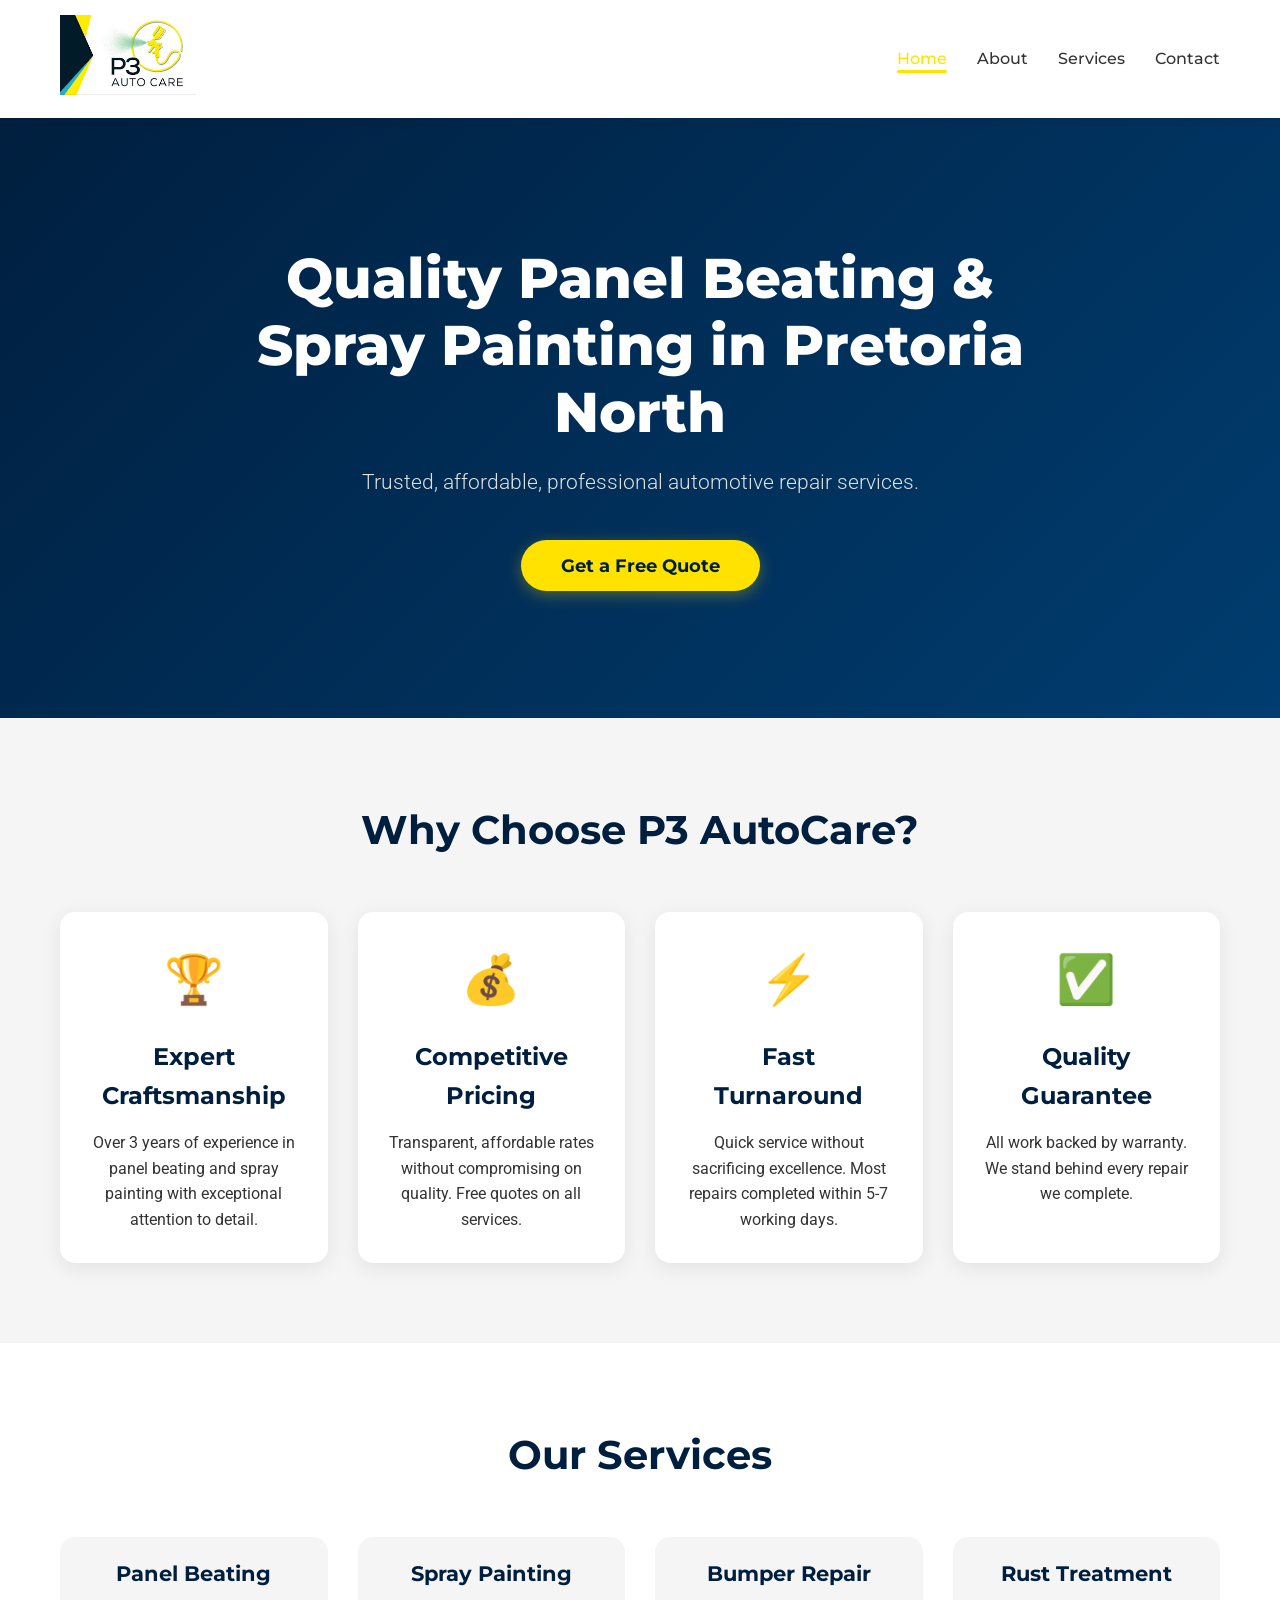
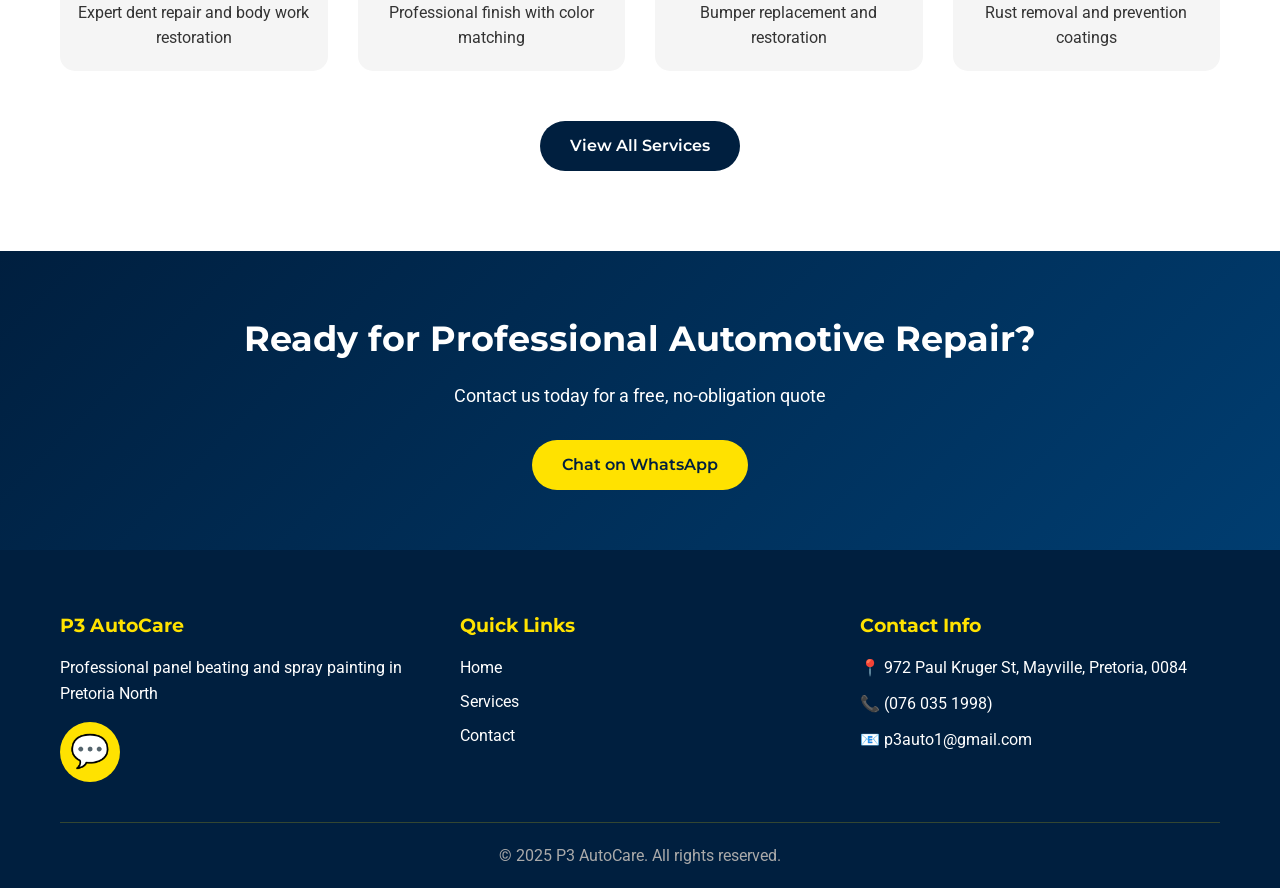
<file: index.html>
<!DOCTYPE html>
<html lang="en">
<head>
    <meta charset="UTF-8">
    <meta name="viewport" content="width=device-width, initial-scale=1.0">
    <meta name="google-site-verification" content="e2b9744bc87d0ad7">
    <meta name="description" content="P3 AutoCare - Quality panel beating and spray painting services in Pretoria North. Professional automotive repair you can trust.">
    <meta name="keywords" content="panel beating, spray painting, auto repair, Pretoria North, dent removal, car repair">
    <meta property="og:title" content="P3 AutoCare - Panel Beating & Spray Painting">
    <meta property="og:description" content="Professional automotive repair services in Pretoria North">
    <meta property="og:image" content="assets/images/P3Logo.jpg">
    <meta property="og:url" content="https://p3autocare.co.za">
    <title>P3 AutoCare - Quality Panel Beating & Spray Painting in Pretoria North</title>
    <link rel="icon" type="image/x-icon" href="assets/favicon.ico">
    <link href="https://fonts.googleapis.com/css2?family=Montserrat:wght@600;700;800&family=Roboto:wght@400;500;700&display=swap" rel="stylesheet">
    <link rel="stylesheet" href="css/style.css">
</head>
<body>
    <!-- Header Navigation -->
    <header class="header">
        <div class="container">
            <div class="header-content">
                <div class="logo">
                    <img src="assets/images/P3Logo.jpg" alt="P3 AutoCare Logo">
                </div>
                <nav class="nav" id="nav">
                    <ul class="nav-list">
                        <li><a href="index.html" class="active">Home</a></li>
                        <li><a href="about.html">About</a></li>
                        <li><a href="services.html">Services</a></li>
                        <li><a href="contact.html">Contact</a></li>
                    </ul>
                </nav>
                <button class="mobile-menu-toggle" id="mobileMenuToggle">
                    <span></span>
                    <span></span>
                    <span></span>
                </button>
            </div>
        </div>
    </header>

    <!-- Hero Section -->
    <section class="hero">
        <div class="hero-content">
            <h1 class="hero-title">Quality Panel Beating & Spray Painting in Pretoria North</h1>
            <p class="hero-subtitle">Trusted, affordable, professional automotive repair services.</p>
            <button class="cta-button" onclick="window.location.href='contact.html'">Get a Free Quote</button>
        </div>
    </section>

    <!-- Why Choose Us Section -->
    <section class="why-choose-us">
        <div class="container">
            <h2 class="section-title">Why Choose P3 AutoCare?</h2>
            <div class="cards-grid">
                <div class="card fade-in">
                    <div class="card-icon">🏆</div>
                    <h3>Expert Craftsmanship</h3>
                    <p>Over 3 years of experience in panel beating and spray painting with exceptional attention to detail.</p>
                </div>
                <div class="card fade-in">
                    <div class="card-icon">💰</div>
                    <h3>Competitive Pricing</h3>
                    <p>Transparent, affordable rates without compromising on quality. Free quotes on all services.</p>
                </div>
                <div class="card fade-in">
                    <div class="card-icon">⚡</div>
                    <h3>Fast Turnaround</h3>
                    <p>Quick service without sacrificing excellence. Most repairs completed within 5-7 working days.</p>
                </div>
                <div class="card fade-in">
                    <div class="card-icon">✅</div>
                    <h3>Quality Guarantee</h3>
                    <p>All work backed by warranty. We stand behind every repair we complete.</p>
                </div>
            </div>
        </div>
    </section>

    <!-- Featured Services Section -->
    <section class="featured-services">
        <div class="container">
            <h2 class="section-title">Our Services</h2>
            <div class="services-preview">
                <div class="service-item fade-in">
                    <h3>Panel Beating</h3>
                    <p>Expert dent repair and body work restoration</p>
                </div>
                <div class="service-item fade-in">
                    <h3>Spray Painting</h3>
                    <p>Professional finish with color matching</p>
                </div>
                <div class="service-item fade-in">
                    <h3>Bumper Repair</h3>
                    <p>Bumper replacement and restoration</p>
                </div>
                <div class="service-item fade-in">
                    <h3>Rust Treatment</h3>
                    <p>Rust removal and prevention coatings</p>
                </div>
            </div>
            <div class="see-all-services">
                <a href="services.html" class="btn btn-secondary">View All Services</a>
            </div>
        </div>
    </section>

    <!-- CTA Section -->
    <section class="cta-section">
        <div class="container">
            <h2>Ready for Professional Automotive Repair?</h2>
            <p>Contact us today for a free, no-obligation quote</p>
            <a href="https://wa.me/27760351998?text=Hi%20P3%20AutoCare%2C%20I%20would%20like%20to%20get%20a%20quote%20for%20repairs" target="_blank" class="btn btn-primary">Chat on WhatsApp</a>
        </div>
    </section>

    <!-- Footer -->
    <footer class="footer">
        <div class="container">
            <div class="footer-content">
                <div class="footer-section">
                    <h4>P3 AutoCare</h4>
                    <p>Professional panel beating and spray painting in Pretoria North</p>
                    <div class="social-links">
                        <a href="https://wa.me/27760351998" target="_blank" aria-label="WhatsApp" class="whatsapp-btn">💬</a>
                    </div>
                </div>
                <div class="footer-section">
                    <h4>Quick Links</h4>
                    <ul>
                        <li><a href="index.html">Home</a></li>
                        <li><a href="services.html">Services</a></li>
                        <li><a href="contact.html">Contact</a></li>
                    </ul>
                </div>
                <div class="footer-section">
                    <h4>Contact Info</h4>
                    <p>📍 972 Paul Kruger St, Mayville, Pretoria, 0084</p>
                    <p>📞 (076 035 1998)</p>
                    <p>📧 p3auto1@gmail.com</p>
                </div>
            </div>
            <div class="footer-bottom">
                <p>&copy; 2025 P3 AutoCare. All rights reserved.</p>
            </div>
        </div>
    </footer>

    <script src="js/script.js"></script>
</body>
</html>
</file>
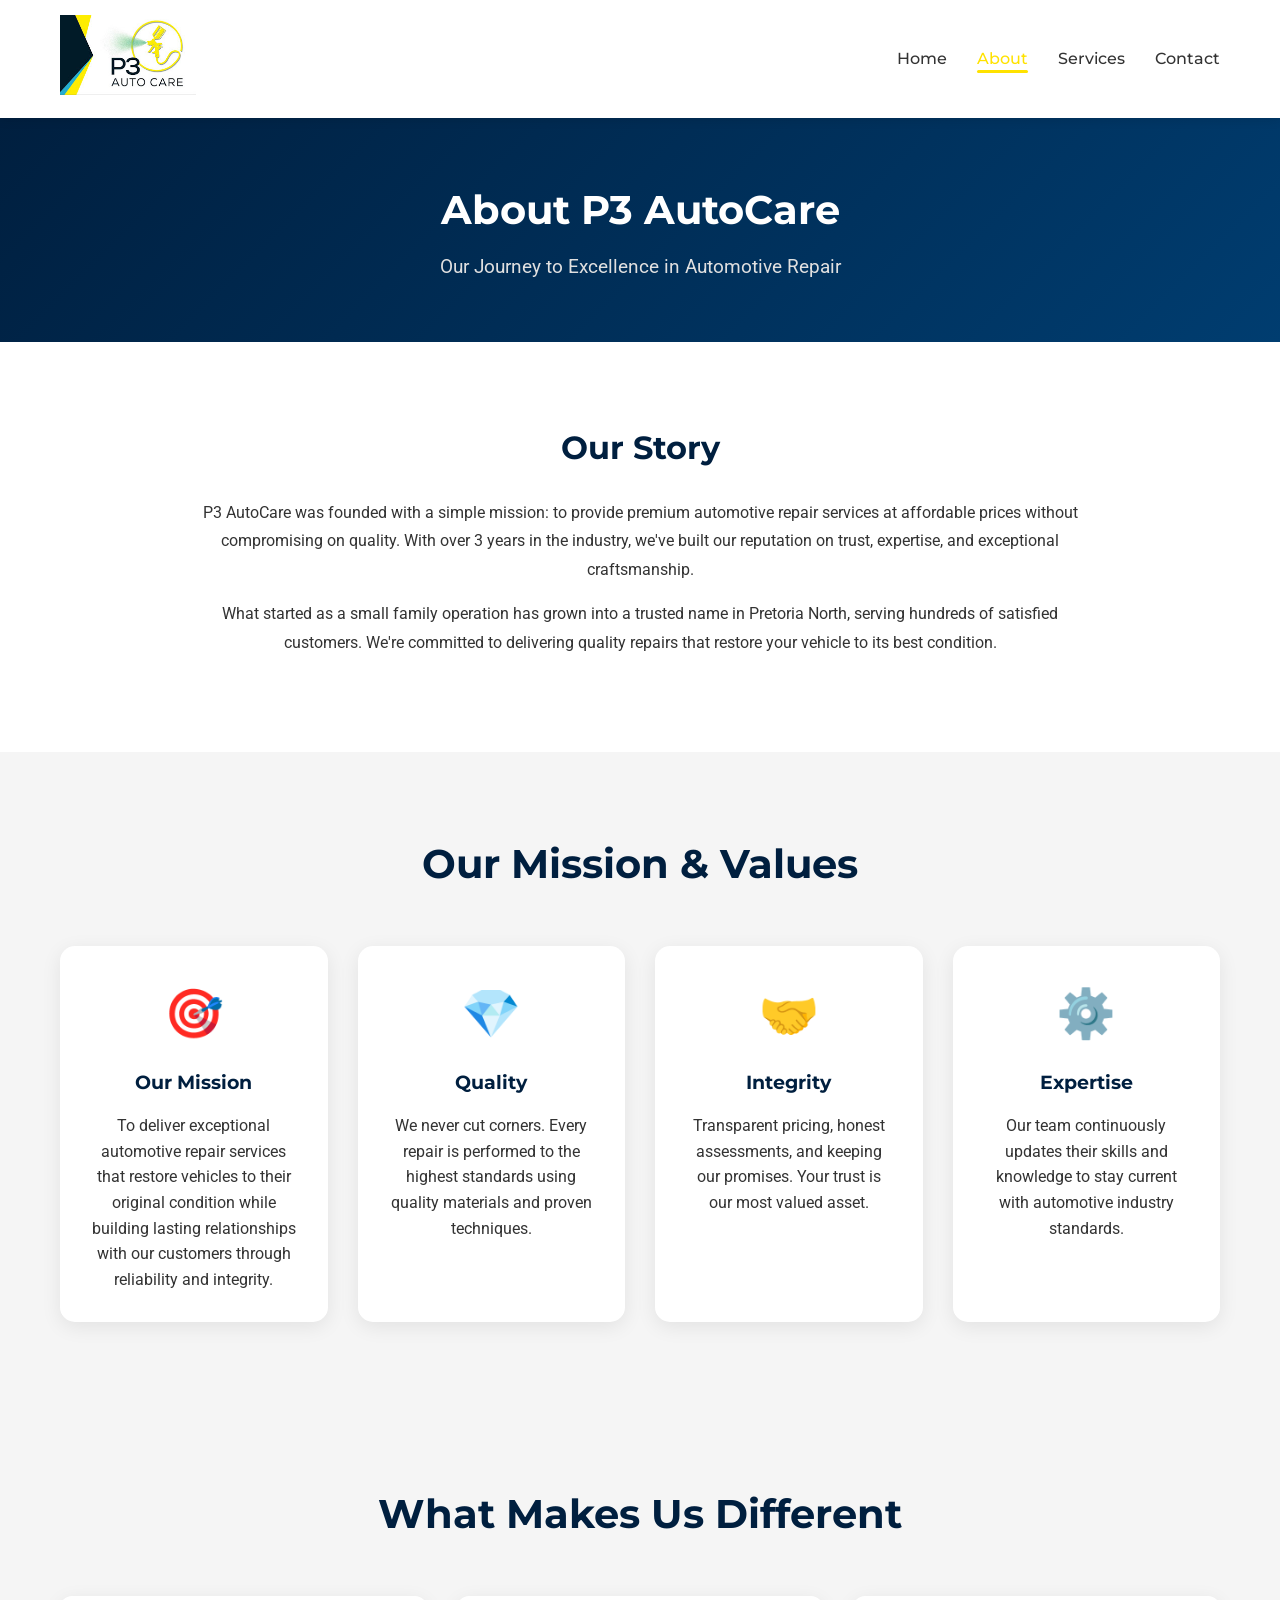
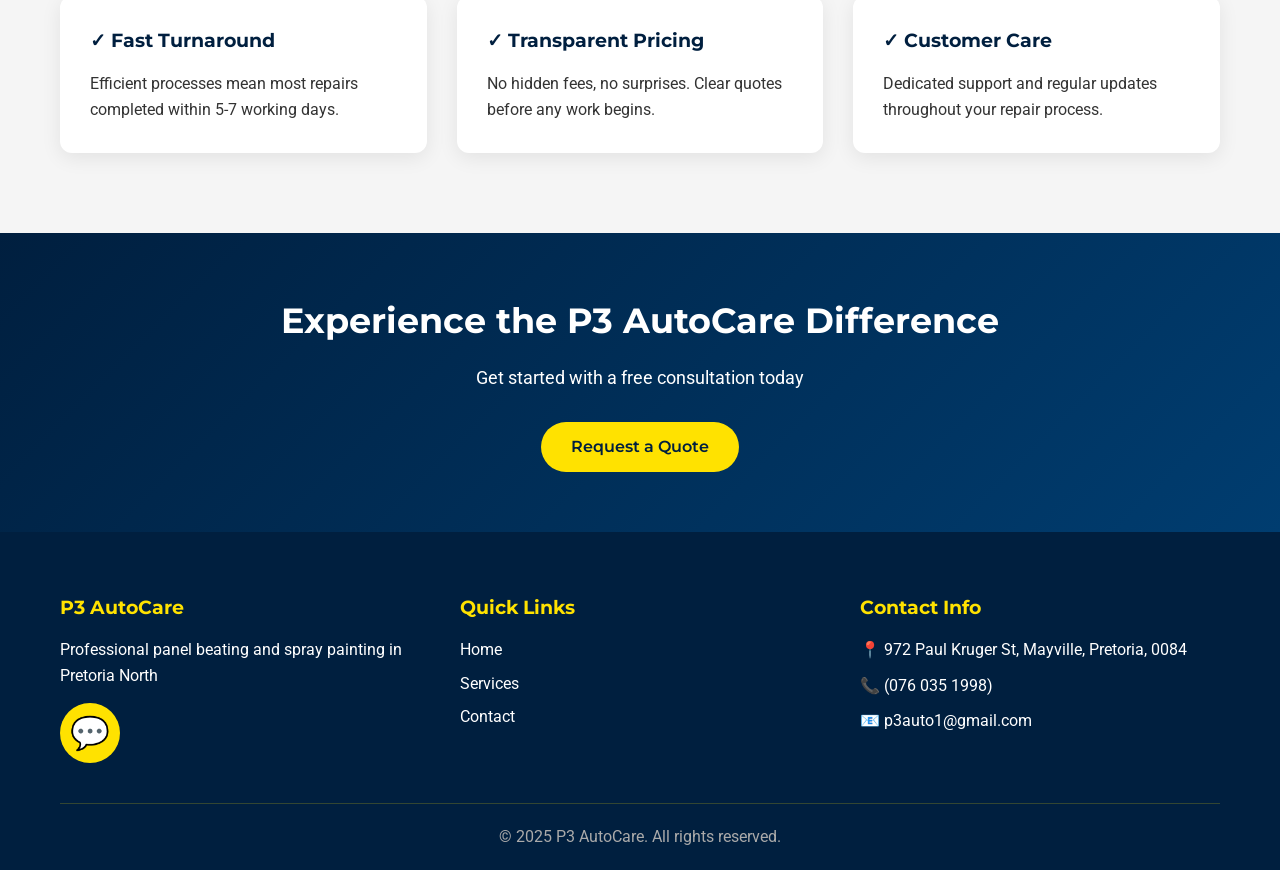
<file: about.html>
<!DOCTYPE html>
<html lang="en">
<head>
    <meta charset="UTF-8">
    <meta name="viewport" content="width=device-width, initial-scale=1.0">
    <meta name="description" content="Learn about P3 AutoCare - our story, mission, values, and what makes us the trusted choice for automotive repair in Pretoria North.">
    <meta name="keywords" content="about P3 AutoCare, automotive repair history, team, mission">
    <meta property="og:title" content="About P3 AutoCare">
    <meta property="og:description" content="Discover our story and what makes us different">
    <meta property="og:image" content="https://via.placeholder.com/1200x630?text=About+P3">
    <title>About Us - P3 AutoCare</title>
    <link rel="icon" type="image/x-icon" href="assets/favicon.ico">
    <link href="https://fonts.googleapis.com/css2?family=Montserrat:wght@600;700;800&family=Roboto:wght@400;500;700&display=swap" rel="stylesheet">
    <link rel="stylesheet" href="css/style.css">
</head>
<body>
    <!-- Header Navigation -->
    <header class="header">
        <div class="container">
            <div class="header-content">
                <div class="logo">
                    <img src="assets/images/P3Logo.jpg" alt="P3 AutoCare Logo">
                </div>
                <nav class="nav" id="nav">
                    <ul class="nav-list">
                        <li><a href="index.html">Home</a></li>
                        <li><a href="about.html" class="active">About</a></li>
                        <li><a href="services.html">Services</a></li>
                        <li><a href="contact.html">Contact</a></li>
                    </ul>
                </nav>
                <button class="mobile-menu-toggle" id="mobileMenuToggle">
                    <span></span>
                    <span></span>
                    <span></span>
                </button>
            </div>
        </div>
    </header>

    <!-- Page Header -->
    <section class="page-header" style="background: linear-gradient(135deg, #001F3F 0%, #003d70 100%);">
        <div class="container">
            <h1>About P3 AutoCare</h1>
            <p>Our Journey to Excellence in Automotive Repair</p>
        </div>
    </section>

    <!-- Our Story Section -->
    <section class="about-story">
        <div class="container">
            <div class="story-grid single">
                <div class="story-text fade-in">
                    <h2>Our Story</h2>
                    <p>P3 AutoCare was founded with a simple mission: to provide premium automotive repair services at affordable prices without compromising on quality. With over 3 years in the industry, we've built our reputation on trust, expertise, and exceptional craftsmanship.</p>
                    <p>What started as a small family operation has grown into a trusted name in Pretoria North, serving hundreds of satisfied customers. We're committed to delivering quality repairs that restore your vehicle to its best condition.</p>
                </div>
            </div>
        </div>
    </section>

    <!-- Mission & Values Section -->
    <section class="mission-values">
        <div class="container">
            <h2 class="section-title">Our Mission & Values</h2>
            <div class="values-grid">
                <div class="value-card fade-in">
                    <div class="value-icon">🎯</div>
                    <h3>Our Mission</h3>
                    <p>To deliver exceptional automotive repair services that restore vehicles to their original condition while building lasting relationships with our customers through reliability and integrity.</p>
                </div>
                <div class="value-card fade-in">
                    <div class="value-icon">💎</div>
                    <h3>Quality</h3>
                    <p>We never cut corners. Every repair is performed to the highest standards using quality materials and proven techniques.</p>
                </div>
                <div class="value-card fade-in">
                    <div class="value-icon">🤝</div>
                    <h3>Integrity</h3>
                    <p>Transparent pricing, honest assessments, and keeping our promises. Your trust is our most valued asset.</p>
                </div>
                <div class="value-card fade-in">
                    <div class="value-icon">⚙️</div>
                    <h3>Expertise</h3>
                    <p>Our team continuously updates their skills and knowledge to stay current with automotive industry standards.</p>
                </div>
            </div>
        </div>
    </section>

    

    <!-- What Makes Us Different -->
    <section class="difference">
        <div class="container">
            <h2 class="section-title">What Makes Us Different</h2>
            <div class="difference-grid">
                <div class="diff-item fade-in">
                    <h3>✓ Fast Turnaround</h3>
                    <p>Efficient processes mean most repairs completed within 5-7 working days.</p>
                </div>
                <div class="diff-item fade-in">
                    <h3>✓ Transparent Pricing</h3>
                    <p>No hidden fees, no surprises. Clear quotes before any work begins.</p>
                </div>
                <div class="diff-item fade-in">
                    <h3>✓ Customer Care</h3>
                    <p>Dedicated support and regular updates throughout your repair process.</p>
                </div>
            </div>
        </div>
    </section>

    <!-- CTA Section -->
    <section class="cta-section">
        <div class="container">
            <h2>Experience the P3 AutoCare Difference</h2>
            <p>Get started with a free consultation today</p>
            <a href="contact.html" class="btn btn-primary">Request a Quote</a>
        </div>
    </section>

    <!-- Footer -->
    <footer class="footer">
        <div class="container">
            <div class="footer-content">
                <div class="footer-section">
                    <h4>P3 AutoCare</h4>
                    <p>Professional panel beating and spray painting in Pretoria North</p>
                    <div class="social-links">
                        <a href="https://wa.me/27760351998" target="_blank" aria-label="WhatsApp" class="whatsapp-btn">💬</a>
                    </div>
                </div>
                <div class="footer-section">
                    <h4>Quick Links</h4>
                    <ul>
                        <li><a href="index.html">Home</a></li>
                        <li><a href="services.html">Services</a></li>
                        <li><a href="contact.html">Contact</a></li>
                    </ul>
                </div>
                <div class="footer-section">
                    <h4>Contact Info</h4>
                    <p>📍 972 Paul Kruger St, Mayville, Pretoria, 0084</p>
                    <p>📞 (076 035 1998)</p>
                    <p>📧 p3auto1@gmail.com</p>
                </div>
            </div>
            <div class="footer-bottom">
                <p>&copy; 2025 P3 AutoCare. All rights reserved.</p>
            </div>
        </div>
    </footer>

    <script src="js/script.js"></script>
</body>
</html>
</file>
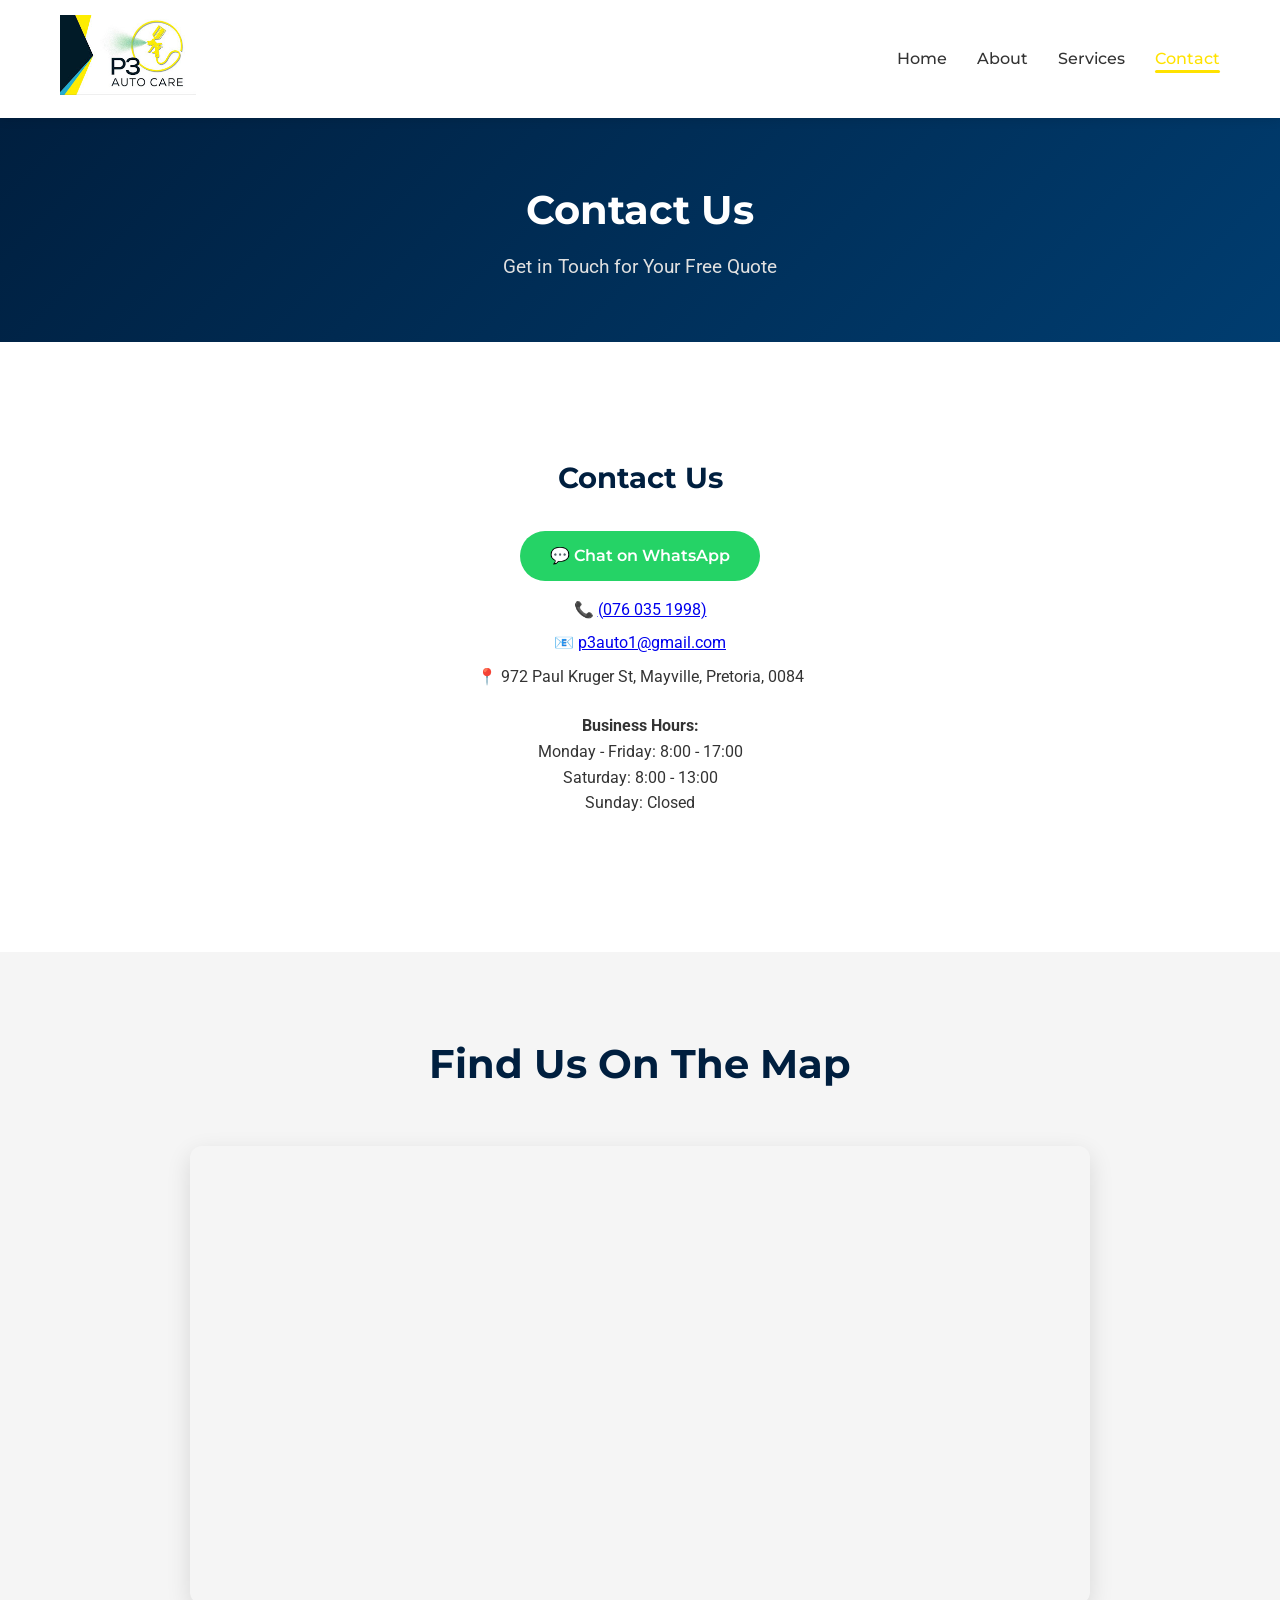
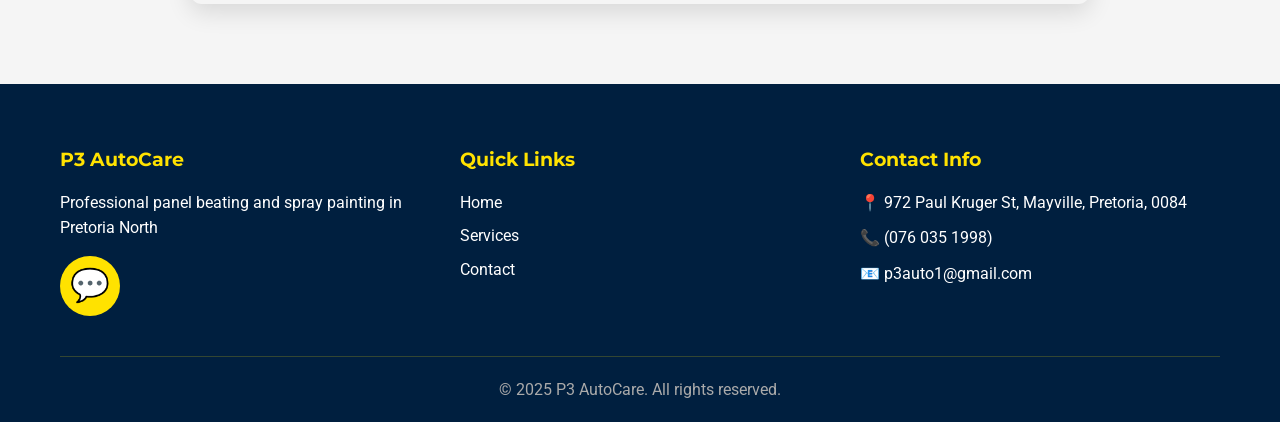
<file: contact.html>
<!DOCTYPE html>
<html lang="en">
<head>
    <meta charset="UTF-8">
    <meta name="viewport" content="width=device-width, initial-scale=1.0">
    <meta name="description" content="Contact P3 AutoCare for panel beating and spray painting services in Pretoria North. Get a free quote today.">
    <meta name="keywords" content="contact P3 AutoCare, free quote, Pretoria North, automotive repair">
    <meta property="og:title" content="Contact Us - P3 AutoCare">
    <meta property="og:description" content="Get in touch for a free quote">
    <meta property="og:image" content="https://via.placeholder.com/1200x630?text=Contact">
    <title>Contact Us - P3 AutoCare</title>
    <link rel="icon" type="image/x-icon" href="assets/favicon.ico">
    <link href="https://fonts.googleapis.com/css2?family=Montserrat:wght@600;700;800&family=Roboto:wght@400;500;700&display=swap" rel="stylesheet">
    <link rel="stylesheet" href="css/style.css">
</head>
<body>
    <!-- Header Navigation -->
    <header class="header">
        <div class="container">
            <div class="header-content">
                <div class="logo">
                    <img src="assets/images/P3Logo.jpg" alt="P3 AutoCare Logo">
                </div>
                <nav class="nav" id="nav">
                    <ul class="nav-list">
                        <li><a href="index.html">Home</a></li>
                        <li><a href="about.html">About</a></li>
                        <li><a href="services.html">Services</a></li>
                        <li><a href="contact.html" class="active">Contact</a></li>
                    </ul>
                </nav>
                <button class="mobile-menu-toggle" id="mobileMenuToggle">
                    <span></span>
                    <span></span>
                    <span></span>
                </button>
            </div>
        </div>
    </header>

    <!-- Page Header -->
    <section class="page-header" style="background: linear-gradient(135deg, #001F3F 0%, #003d70 100%);">
        <div class="container" style="text-align:center">
            <h1>Contact Us</h1>
            <p>Get in Touch for Your Free Quote</p>
        </div>
    </section>

    <!-- Contact Section -->
    <section class="contact-section">
        <div class="container" style="display:flex;align-items:center;justify-content:center;min-height:50vh;">
            <div class="contact-grid" style="display:grid; grid-template-columns:1fr; gap:50px; width:100%">
                <!-- Single centered contact block -->
                <div class="contact-info fade-in" style="text-align:center; max-width:720px; margin:0 auto;">
                    <h2>Contact Us</h2>

                    <p style="margin:1rem 0"><a href="https://wa.me/27760351998?text=Hi%20P3%20AutoCare%2C%20I%20would%20like%20to%20get%20a%20quote%20for%20repairs" target="_blank" class="btn btn-whatsapp">💬 Chat on WhatsApp</a></p>

                    <p style="margin:0.5rem 0">📞 <a href="tel:+27760351998">(076 035 1998)</a></p>

                    <p style="margin:0.5rem 0">📧 <a href="mailto:p3auto1@gmail.com">p3auto1@gmail.com</a></p>

                    <p style="margin:0.5rem 0">📍 972 Paul Kruger St, Mayville, Pretoria, 0084</p>

                    <p style="margin:1.5rem 0"><strong>Business Hours:</strong><br>
                    Monday - Friday: 8:00 - 17:00<br>
                    Saturday: 8:00 - 13:00<br>
                    Sunday: Closed</p>
                </div>
            </div>
        </div>
    </section>

    <!-- Map Section -->
    <section class="map-section">
        <div class="container">
            <h2 class="section-title">Find Us On The Map</h2>
            <div class="map-container">
                <iframe src="https://www.google.com/maps?q=972+Paul+Kruger+St,+Mayville,+Pretoria,+0084&output=embed" width="100%" height="450" style="border:0;" allowfullscreen="" loading="lazy" referrerpolicy="no-referrer-when-downgrade" title="P3 AutoCare Location"></iframe>
            </div>
        </div>
    </section>

    <!-- Footer -->
    <footer class="footer">
        <div class="container">
            <div class="footer-content">
                <div class="footer-section">
                    <h4>P3 AutoCare</h4>
                    <p>Professional panel beating and spray painting in Pretoria North</p>
                    <div class="social-links">
                        <a href="https://wa.me/27760351998" target="_blank" aria-label="WhatsApp" class="whatsapp-btn">💬</a>
                    </div>
                </div>
                <div class="footer-section">
                    <h4>Quick Links</h4>
                    <ul>
                        <li><a href="index.html">Home</a></li>
                        <li><a href="services.html">Services</a></li>
                        <li><a href="contact.html">Contact</a></li>
                    </ul>
                </div>
                <div class="footer-section">
                    <h4>Contact Info</h4>
                    <p>📍 972 Paul Kruger St, Mayville, Pretoria, 0084</p>
                    <p>📞 (076 035 1998)</p>
                    <p>📧 p3auto1@gmail.com</p>
                </div>
            </div>
            <div class="footer-bottom">
                <p>&copy; 2025 P3 AutoCare. All rights reserved.</p>
            </div>
        </div>
    </footer>

    <script src="js/script.js"></script>
</body>
</html>
</file>
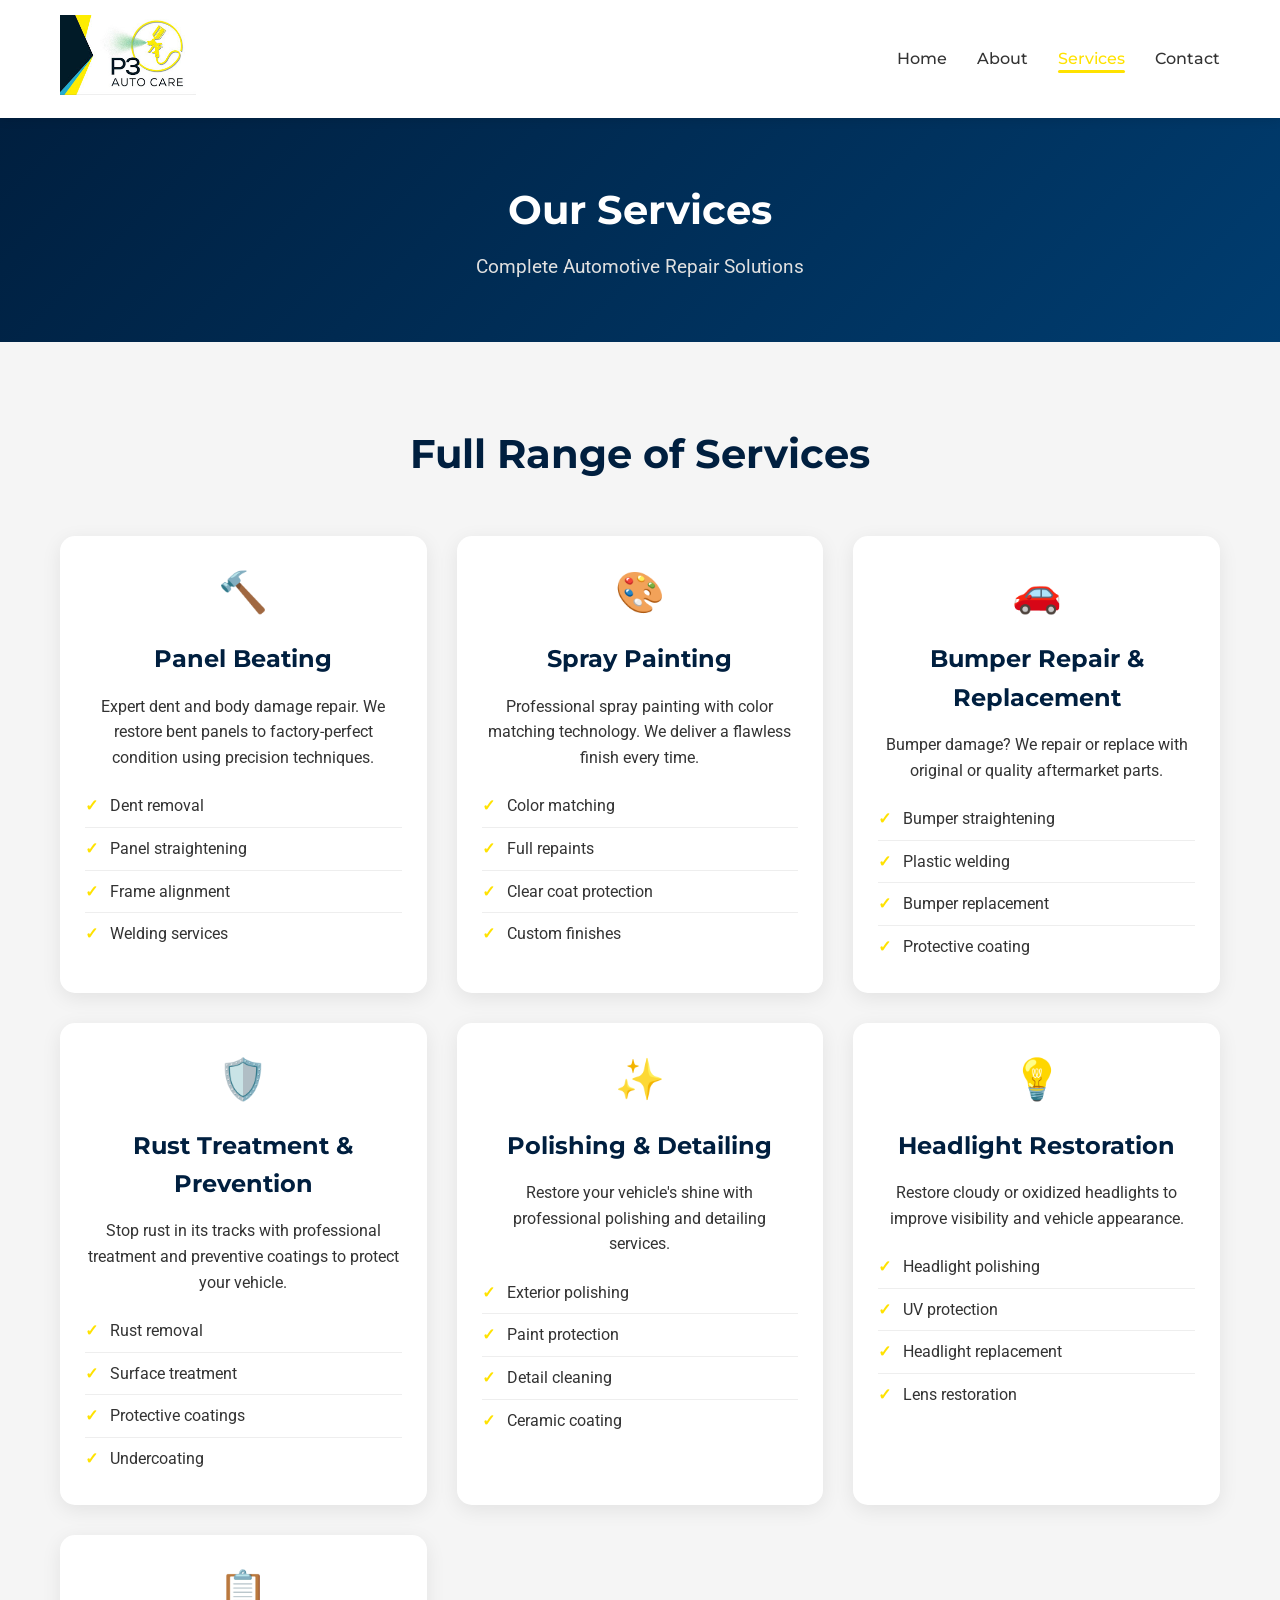
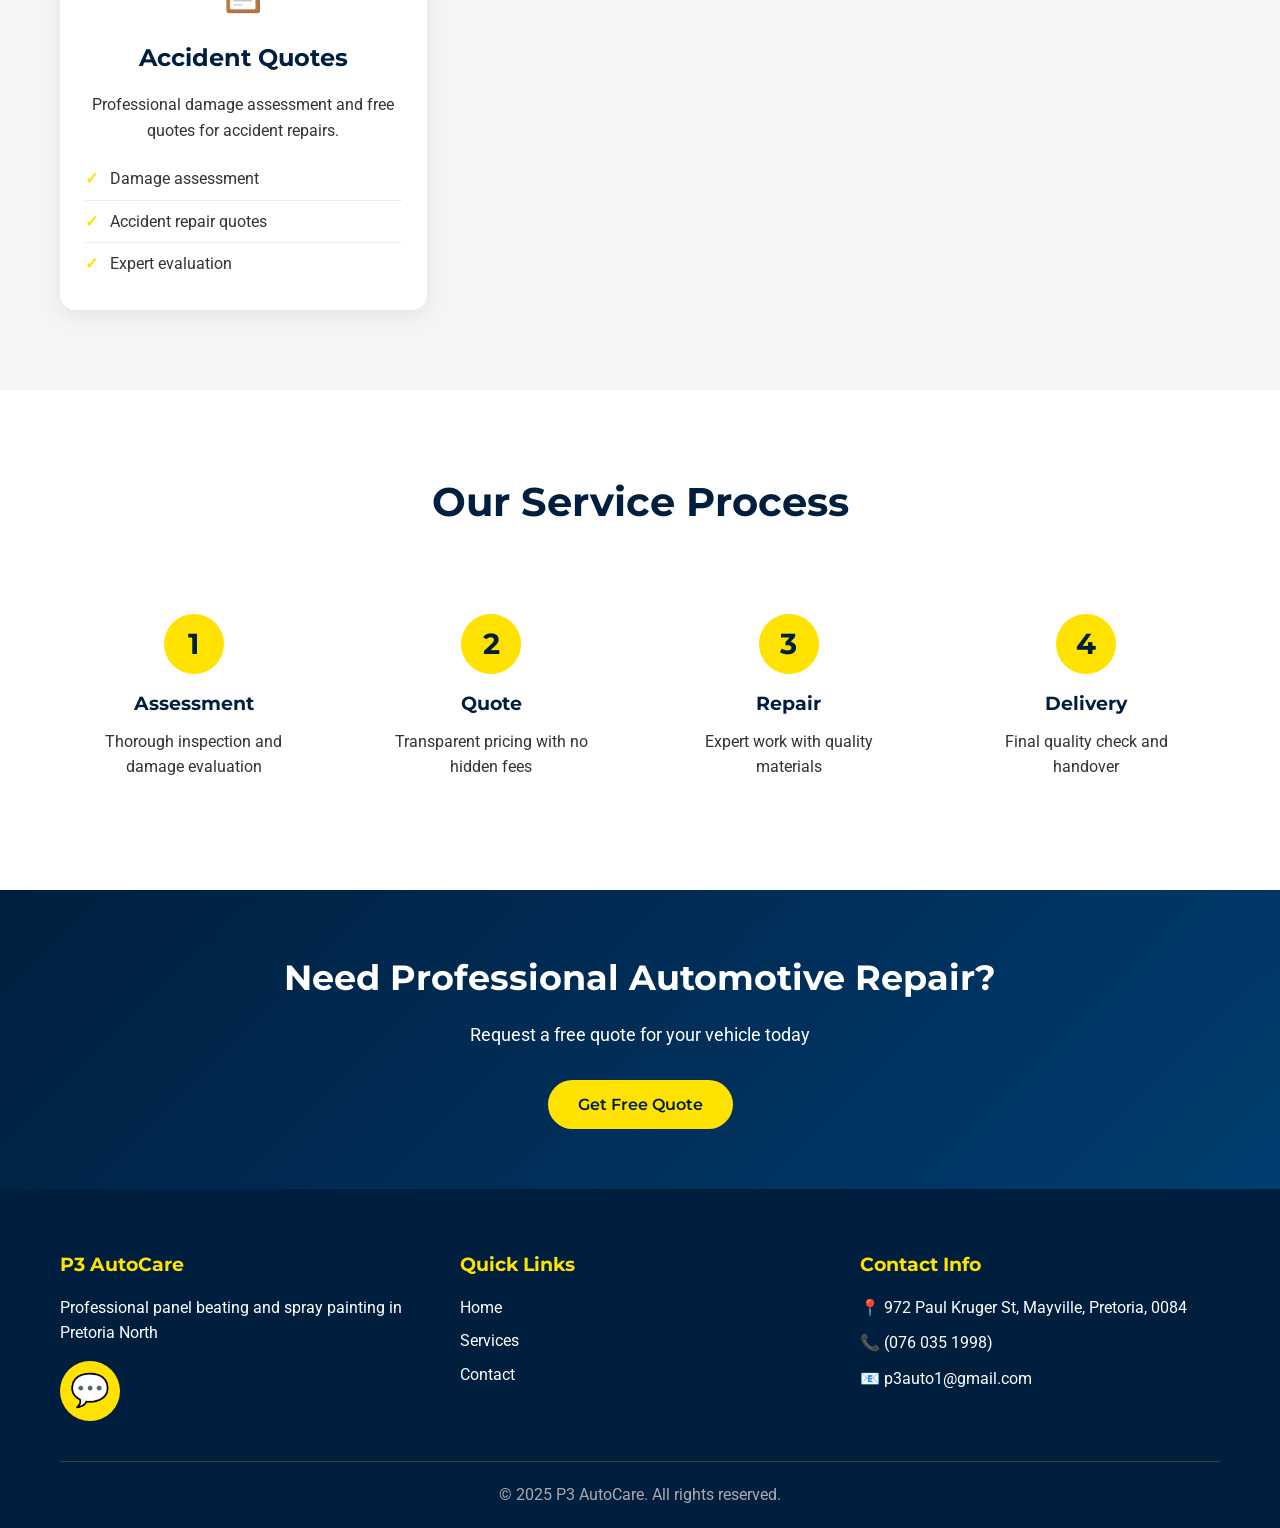
<file: services.html>
<!DOCTYPE html>
<html lang="en">
<head>
    <meta charset="UTF-8">
    <meta name="viewport" content="width=device-width, initial-scale=1.0">
    <meta name="description" content="P3 AutoCare comprehensive automotive repair services - panel beating, spray painting, dent removal, and more in Pretoria North.">
    <meta name="keywords" content="panel beating, spray painting, bumper repair, dent removal, rust treatment, auto repair services">
    <meta property="og:title" content="Our Services - P3 AutoCare">
    <meta property="og:description" content="Full range of professional automotive repair services">
    <meta property="og:image" content="https://via.placeholder.com/1200x630?text=Services">
    <title>Services - P3 AutoCare</title>
    <link rel="icon" type="image/x-icon" href="assets/favicon.ico">
    <link href="https://fonts.googleapis.com/css2?family=Montserrat:wght@600;700;800&family=Roboto:wght@400;500;700&display=swap" rel="stylesheet">
    <link rel="stylesheet" href="css/style.css">
</head>
<body>
    <!-- Header Navigation -->
    <header class="header">
        <div class="container">
            <div class="header-content">
                <div class="logo">
                    <img src="assets/images/P3Logo.jpg" alt="P3 AutoCare Logo">
                </div>
                <nav class="nav" id="nav">
                    <ul class="nav-list">
                        <li><a href="index.html">Home</a></li>
                        <li><a href="about.html">About</a></li>
                        <li><a href="services.html" class="active">Services</a></li>
                        <li><a href="contact.html">Contact</a></li>
                    </ul>
                </nav>
                <button class="mobile-menu-toggle" id="mobileMenuToggle">
                    <span></span>
                    <span></span>
                    <span></span>
                </button>
            </div>
        </div>
    </header>

    <!-- Page Header -->
    <section class="page-header" style="background: linear-gradient(135deg, #001F3F 0%, #003d70 100%);">
        <div class="container">
            <h1>Our Services</h1>
            <p>Complete Automotive Repair Solutions</p>
        </div>
    </section>

    <!-- Services Grid -->
    <section class="services-section">
        <div class="container">
            <h2 class="section-title">Full Range of Services</h2>
            <div class="services-grid">
                <!-- Panel Beating -->
                <div class="service-card fade-in">
                    <div class="service-body">
                        <div class="service-icon">🔨</div>
                        <h3>Panel Beating</h3>
                        <p>Expert dent and body damage repair. We restore bent panels to factory-perfect condition using precision techniques.</p>
                        <ul>
                            <li>Dent removal</li>
                            <li>Panel straightening</li>
                            <li>Frame alignment</li>
                            <li>Welding services</li>
                        </ul>
                    </div>
                </div>

                <!-- Spray Painting -->
                <div class="service-card fade-in">
                    <div class="service-body">
                        <div class="service-icon">🎨</div>
                        <h3>Spray Painting</h3>
                        <p>Professional spray painting with color matching technology. We deliver a flawless finish every time.</p>
                        <ul>
                            <li>Color matching</li>
                            <li>Full repaints</li>
                            <li>Clear coat protection</li>
                            <li>Custom finishes</li>
                        </ul>
                    </div>
                </div>

                <!-- Bumper Repair -->
                <div class="service-card fade-in">
                    <div class="service-body">
                        <div class="service-icon">🚗</div>
                        <h3>Bumper Repair & Replacement</h3>
                        <p>Bumper damage? We repair or replace with original or quality aftermarket parts.</p>
                        <ul>
                            <li>Bumper straightening</li>
                            <li>Plastic welding</li>
                            <li>Bumper replacement</li>
                            <li>Protective coating</li>
                        </ul>
                    </div>
                </div>

                <!-- Rust Treatment -->
                <div class="service-card fade-in">
                    <div class="service-body">
                        <div class="service-icon">🛡️</div>
                        <h3>Rust Treatment & Prevention</h3>
                        <p>Stop rust in its tracks with professional treatment and preventive coatings to protect your vehicle.</p>
                        <ul>
                            <li>Rust removal</li>
                            <li>Surface treatment</li>
                            <li>Protective coatings</li>
                            <li>Undercoating</li>
                        </ul>
                    </div>
                </div>

                <!-- Polishing & Detailing -->
                <div class="service-card fade-in">
                    <div class="service-body">
                        <div class="service-icon">✨</div>
                        <h3>Polishing & Detailing</h3>
                        <p>Restore your vehicle's shine with professional polishing and detailing services.</p>
                        <ul>
                            <li>Exterior polishing</li>
                            <li>Paint protection</li>
                            <li>Detail cleaning</li>
                            <li>Ceramic coating</li>
                        </ul>
                    </div>
                </div>

                <!-- Headlight Restoration -->
                <div class="service-card fade-in">
                    <div class="service-body">
                        <div class="service-icon">💡</div>
                        <h3>Headlight Restoration</h3>
                        <p>Restore cloudy or oxidized headlights to improve visibility and vehicle appearance.</p>
                        <ul>
                            <li>Headlight polishing</li>
                            <li>UV protection</li>
                            <li>Headlight replacement</li>
                            <li>Lens restoration</li>
                        </ul>
                    </div>
                </div>

                <!-- Accident Quotes -->
                <div class="service-card fade-in">
                    <div class="service-body">
                        <div class="service-icon">📋</div>
                        <h3>Accident Quotes</h3>
                        <p>Professional damage assessment and free quotes for accident repairs.</p>
                        <ul>
                            <li>Damage assessment</li>
                            <li>Accident repair quotes</li>
                            <li>Expert evaluation</li>
                        </ul>
                    </div>
                </div>
            </div>
        </div>
    </section>

    <!-- Process Section -->
    <section class="process-section">
        <div class="container">
            <h2 class="section-title">Our Service Process</h2>
            <div class="process-steps">
                <div class="step fade-in">
                    <div class="step-number">1</div>
                    <h3>Assessment</h3>
                    <p>Thorough inspection and damage evaluation</p>
                </div>
                <div class="step fade-in">
                    <div class="step-number">2</div>
                    <h3>Quote</h3>
                    <p>Transparent pricing with no hidden fees</p>
                </div>
                <div class="step fade-in">
                    <div class="step-number">3</div>
                    <h3>Repair</h3>
                    <p>Expert work with quality materials</p>
                </div>
                <div class="step fade-in">
                    <div class="step-number">4</div>
                    <h3>Delivery</h3>
                    <p>Final quality check and handover</p>
                </div>
            </div>
        </div>
    </section>

    <!-- CTA Section -->
    <section class="cta-section">
        <div class="container">
            <h2>Need Professional Automotive Repair?</h2>
            <p>Request a free quote for your vehicle today</p>
            <a href="contact.html" class="btn btn-primary">Get Free Quote</a>
        </div>
    </section>

    <!-- Footer -->
    <footer class="footer">
        <div class="container">
            <div class="footer-content">
                <div class="footer-section">
                    <h4>P3 AutoCare</h4>
                    <p>Professional panel beating and spray painting in Pretoria North</p>
                    <div class="social-links">
                        <a href="https://wa.me/27760351998" target="_blank" aria-label="WhatsApp" class="whatsapp-btn">💬</a>
                    </div>
                </div>
                <div class="footer-section">
                    <h4>Quick Links</h4>
                    <ul>
                        <li><a href="index.html">Home</a></li>
                        <li><a href="services.html">Services</a></li>
                        <li><a href="contact.html">Contact</a></li>
                    </ul>
                </div>
                <div class="footer-section">
                    <h4>Contact Info</h4>
                    <p>📍 972 Paul Kruger St, Mayville, Pretoria, 0084</p>
                    <p>📞 (076 035 1998)</p>
                    <p>📧 p3auto1@gmail.com</p>
                </div>
            </div>
            <div class="footer-bottom">
                <p>&copy; 2025 P3 AutoCare. All rights reserved.</p>
            </div>
        </div>
    </footer>

    <script src="js/script.js"></script>
</body>
</html>
</file>
<file: css/style.css>
/* ============================================================
   P3 AUTOCARE - GLOBAL STYLES
   ============================================================ */

* {
    margin: 0;
    padding: 0;
    box-sizing: border-box;
}

:root {
    --color-yellow: #FFE200;
    --color-navy: #001F3F;
    --color-black: #000000;
    --color-white: #FFFFFF;
    --color-light-gray: #f5f5f5;
    --color-dark-gray: #333333;
    --font-heading: 'Montserrat', sans-serif;
    --font-body: 'Roboto', sans-serif;
    --transition: all 0.3s ease;
}

html {
    scroll-behavior: smooth;
}

body {
    font-family: var(--font-body);
    color: var(--color-dark-gray);
    background-color: var(--color-white);
    line-height: 1.6;
}

.container {
    max-width: 1200px;
    margin: 0 auto;
    padding: 0 20px;
}

/* ============================================================
   HEADER & NAVIGATION
   ============================================================ */

.header {
    background-color: var(--color-white);
    box-shadow: 0 2px 10px rgba(0, 0, 0, 0.1);
    position: sticky;
    top: 0;
    z-index: 1000;
}

.header-content {
    display: flex;
    justify-content: space-between;
    align-items: center;
    padding: 15px 0;
}

.logo img {
    height: 80px;
    width: auto;
    transition: var(--transition);
}

.logo:hover img {
    transform: scale(1.05);
}

.nav-list {
    display: flex;
    list-style: none;
    gap: 30px;
}

.nav-list a {
    text-decoration: none;
    color: var(--color-dark-gray);
    font-weight: 500;
    font-family: var(--font-heading);
    transition: var(--transition);
    position: relative;
}

.nav-list a:hover,
.nav-list a.active {
    color: var(--color-yellow);
}

.nav-list a.active::after {
    content: '';
    position: absolute;
    bottom: -5px;
    left: 0;
    right: 0;
    height: 3px;
    background-color: var(--color-yellow);
    border-radius: 2px;
}

.mobile-menu-toggle {
    display: none;
    flex-direction: column;
    background: none;
    border: none;
    cursor: pointer;
    gap: 5px;
}

.mobile-menu-toggle span {
    width: 25px;
    height: 3px;
    background-color: var(--color-navy);
    transition: var(--transition);
    border-radius: 2px;
}

.mobile-menu-toggle.active span:nth-child(1) {
    transform: rotate(45deg) translate(10px, 10px);
}

.mobile-menu-toggle.active span:nth-child(2) {
    opacity: 0;
}

.mobile-menu-toggle.active span:nth-child(3) {
    transform: rotate(-45deg) translate(7px, -7px);
}

/* ============================================================
   HERO SECTION
   ============================================================ */

.hero {
    background: linear-gradient(135deg, var(--color-navy) 0%, #003d70 100%);
    color: var(--color-white);
    padding: 100px 20px;
    text-align: center;
    min-height: 600px;
    display: flex;
    align-items: center;
    justify-content: center;
}

.hero-content {
    max-width: 800px;
    animation: fadeInUp 0.8s ease;
}

.hero-title {
    font-size: 3.5rem;
    font-family: var(--font-heading);
    font-weight: 800;
    margin-bottom: 20px;
    line-height: 1.2;
}

.hero-subtitle {
    font-size: 1.3rem;
    margin-bottom: 40px;
    color: #e0e0e0;
    font-weight: 300;
}

.cta-button {
    background-color: var(--color-yellow);
    color: var(--color-navy);
    border: none;
    padding: 15px 40px;
    font-size: 1.1rem;
    font-weight: 700;
    font-family: var(--font-heading);
    border-radius: 50px;
    cursor: pointer;
    transition: var(--transition);
    box-shadow: 0 4px 15px rgba(255, 226, 0, 0.3);
}

.cta-button:hover {
    background-color: #ffc800;
    transform: translateY(-2px);
    box-shadow: 0 6px 20px rgba(255, 226, 0, 0.4);
}

/* ============================================================
   PAGE HEADER
   ============================================================ */

.page-header {
    color: var(--color-white);
    padding: 60px 20px;
    text-align: center;
}

.page-header h1 {
    font-size: 2.5rem;
    font-family: var(--font-heading);
    margin-bottom: 10px;
}

.page-header p {
    font-size: 1.2rem;
    color: #e0e0e0;
}

/* ============================================================
   BUTTONS
   ============================================================ */

.btn {
    display: inline-block;
    padding: 12px 30px;
    font-size: 1rem;
    font-weight: 600;
    font-family: var(--font-heading);
    text-decoration: none;
    border-radius: 50px;
    transition: var(--transition);
    border: none;
    cursor: pointer;
}

.btn-primary {
    background-color: var(--color-yellow);
    color: var(--color-navy);
}

.btn-primary:hover {
    background-color: #ffc800;
    transform: translateY(-2px);
}

.btn-secondary {
    background-color: var(--color-navy);
    color: var(--color-white);
}

.btn-secondary:hover {
    background-color: #003d70;
    transform: translateY(-2px);
}

.btn-whatsapp {
    background-color: #25D366;
    color: var(--color-white);
}

.btn-whatsapp:hover {
    background-color: #1ebc59;
    transform: translateY(-2px);
}

/* ============================================================
   SECTIONS & LAYOUT
   ============================================================ */

.section-title {
    font-size: 2.5rem;
    font-family: var(--font-heading);
    text-align: center;
    margin-bottom: 50px;
    color: var(--color-navy);
}

/* Why Choose Us Section */
.why-choose-us {
    padding: 80px 20px;
    background-color: var(--color-light-gray);
}

.cards-grid {
    display: grid;
    grid-template-columns: repeat(auto-fit, minmax(250px, 1fr));
    gap: 30px;
    margin-top: 40px;
}

.card {
    background-color: var(--color-white);
    padding: 30px;
    border-radius: 15px;
    text-align: center;
    box-shadow: 0 5px 20px rgba(0, 0, 0, 0.08);
    transition: var(--transition);
}

.card:hover {
    transform: translateY(-10px);
    box-shadow: 0 10px 30px rgba(0, 0, 0, 0.15);
}

.card-icon {
    font-size: 3rem;
    margin-bottom: 20px;
}

.card h3 {
    font-size: 1.5rem;
    font-family: var(--font-heading);
    margin-bottom: 15px;
    color: var(--color-navy);
}

.card p {
    color: var(--color-dark-gray);
    line-height: 1.6;
}

/* Featured Services */
.featured-services {
    padding: 80px 20px;
}

.services-preview {
    display: grid;
    grid-template-columns: repeat(auto-fit, minmax(250px, 1fr));
    gap: 30px;
    margin-bottom: 50px;
}

.service-item {
    background-color: var(--color-light-gray);
    border-radius: 15px;
    overflow: hidden;
    transition: var(--transition);
    text-align: center;
}

.service-item:hover {
    transform: translateY(-5px);
    box-shadow: 0 8px 25px rgba(0, 0, 0, 0.12);
}

.service-item img {
    width: 100%;
    height: 200px;
    object-fit: cover;
}

.service-item h3 {
    font-family: var(--font-heading);
    font-size: 1.3rem;
    color: var(--color-navy);
    margin: 20px 0 10px;
}

.service-item p {
    padding: 0 15px 20px;
    color: var(--color-dark-gray);
}

.see-all-services {
    text-align: center;
}

/* CTA Section */
.cta-section {
    background: linear-gradient(135deg, var(--color-navy) 0%, #003d70 100%);
    color: var(--color-white);
    padding: 60px 20px;
    text-align: center;
}

.cta-section h2 {
    font-size: 2.2rem;
    font-family: var(--font-heading);
    margin-bottom: 15px;
}

.cta-section p {
    font-size: 1.1rem;
    margin-bottom: 30px;
}

/* ============================================================
   SERVICES SECTION
   ============================================================ */

.services-section {
    padding: 80px 20px;
    background-color: var(--color-light-gray);
}

.services-grid {
    display: grid;
    grid-template-columns: repeat(auto-fit, minmax(280px, 1fr));
    gap: 30px;
}

.service-card {
    background-color: var(--color-white);
    border-radius: 15px;
    overflow: hidden;
    box-shadow: 0 5px 20px rgba(0, 0, 0, 0.08);
    transition: var(--transition);
}

.service-card:hover {
    transform: translateY(-10px);
    box-shadow: 0 10px 30px rgba(0, 0, 0, 0.15);
}

.service-header img {
    width: 100%;
    height: 200px;
    object-fit: cover;
}

.service-body {
    padding: 25px;
    text-align: center;
}

.service-icon {
    font-size: 2.5rem;
    margin-bottom: 15px;
}

.service-card h3 {
    font-family: var(--font-heading);
    font-size: 1.5rem;
    color: var(--color-navy);
    margin-bottom: 15px;
}

.service-card p {
    color: var(--color-dark-gray);
    margin-bottom: 15px;
}

.service-card ul {
    list-style: none;
    text-align: left;
    margin-top: 15px;
}

.service-card ul li {
    padding: 8px 0;
    color: var(--color-dark-gray);
    border-bottom: 1px solid #eee;
}

.service-card ul li:last-child {
    border-bottom: none;
}

.service-card ul li::before {
    content: '✓ ';
    color: var(--color-yellow);
    font-weight: bold;
    margin-right: 8px;
}

/* Process Steps */
.process-section {
    padding: 80px 20px;
}

.process-steps {
    display: grid;
    grid-template-columns: repeat(auto-fit, minmax(200px, 1fr));
    gap: 30px;
}

.step {
    text-align: center;
    padding: 30px;
}

.step-number {
    display: flex;
    align-items: center;
    justify-content: center;
    width: 60px;
    height: 60px;
    background-color: var(--color-yellow);
    color: var(--color-navy);
    border-radius: 50%;
    font-size: 1.8rem;
    font-weight: bold;
    margin: 0 auto 15px;
    font-family: var(--font-heading);
}

.step h3 {
    font-family: var(--font-heading);
    color: var(--color-navy);
    margin-bottom: 10px;
}

/* ============================================================
   ABOUT PAGE
   ============================================================ */

.about-story {
    padding: 80px 20px;
}

.story-grid {
    display: grid;
    grid-template-columns: 1fr 1fr;
    gap: 50px;
    align-items: center;
}

/* When the story grid has only text (no image), use a single centered column */
.story-grid.single {
    grid-template-columns: 1fr;
    justify-items: center;
}

.story-grid.single .story-text {
    text-align: center;
    max-width: 900px;
}

.story-text h2 {
    font-family: var(--font-heading);
    font-size: 2rem;
    color: var(--color-navy);
    margin-bottom: 25px;
}

.story-text p {
    margin-bottom: 15px;
    line-height: 1.8;
}

.story-image img {
    width: 100%;
    border-radius: 15px;
    box-shadow: 0 8px 25px rgba(0, 0, 0, 0.12);
}

.mission-values {
    padding: 80px 20px;
    background-color: var(--color-light-gray);
}

.values-grid {
    display: grid;
    grid-template-columns: repeat(auto-fit, minmax(250px, 1fr));
    gap: 30px;
}

.value-card {
    background-color: var(--color-white);
    padding: 30px;
    border-radius: 15px;
    text-align: center;
    box-shadow: 0 5px 20px rgba(0, 0, 0, 0.08);
}

.value-icon {
    font-size: 3rem;
    margin-bottom: 15px;
}

.value-card h3 {
    font-family: var(--font-heading);
    color: var(--color-navy);
    margin-bottom: 15px;
}

/* Team Section */
.team {
    padding: 80px 20px;
}

.team-grid {
    display: grid;
    grid-template-columns: repeat(auto-fit, minmax(220px, 1fr));
    gap: 30px;
}

.team-member {
    text-align: center;
    background-color: var(--color-light-gray);
    padding: 20px;
    border-radius: 15px;
}

.team-member img {
    width: 100%;
    height: 250px;
    object-fit: cover;
    border-radius: 12px;
    margin-bottom: 15px;
}

.team-member h3 {
    font-family: var(--font-heading);
    color: var(--color-navy);
    margin-bottom: 5px;
}

.team-member p {
    color: var(--color-yellow);
    font-weight: 600;
    margin-bottom: 5px;
}

.team-member .description {
    color: var(--color-dark-gray);
    font-size: 0.9rem;
}

.difference {
    padding: 80px 20px;
    background-color: var(--color-light-gray);
}

.difference-grid {
    display: grid;
    grid-template-columns: repeat(auto-fit, minmax(300px, 1fr));
    gap: 30px;
}

.diff-item {
    background-color: var(--color-white);
    padding: 30px;
    border-radius: 12px;
    box-shadow: 0 5px 20px rgba(0, 0, 0, 0.08);
}

.diff-item h3 {
    font-family: var(--font-heading);
    color: var(--color-navy);
    margin-bottom: 15px;
}

/* ============================================================
   GALLERY PAGE
   ============================================================ */

.gallery-section {
    padding: 80px 20px;
}

.gallery-grid {
    display: grid;
    grid-template-columns: repeat(4, 1fr);
    gap: 20px;
}

.gallery-item {
    position: relative;
    border-radius: 12px;
    overflow: hidden;
    cursor: pointer;
    box-shadow: 0 5px 20px rgba(0, 0, 0, 0.1);
    transition: var(--transition);
}

.gallery-item:hover {
    transform: scale(1.02);
}

.gallery-item-image {
    width: 100%;
    height: 250px;
    overflow: hidden;
}

.gallery-item-image img {
    width: 100%;
    height: 100%;
    object-fit: cover;
    transition: var(--transition);
}

.gallery-item:hover .gallery-item-image img {
    transform: scale(1.1);
}

.gallery-item-label {
    position: absolute;
    top: 10px;
    right: 10px;
    background-color: var(--color-yellow);
    color: var(--color-navy);
    padding: 5px 12px;
    border-radius: 20px;
    font-weight: 600;
    font-size: 0.9rem;
}

/* Lightbox */
.lightbox {
    display: none;
    position: fixed;
    z-index: 2000;
    left: 0;
    top: 0;
    width: 100%;
    height: 100%;
    background-color: rgba(0, 0, 0, 0.95);
    animation: fadeIn 0.3s ease;
}

.lightbox.active {
    display: flex;
    align-items: center;
    justify-content: center;
}

.lightbox-image {
    max-width: 90%;
    max-height: 80%;
    object-fit: contain;
    animation: zoomIn 0.3s ease;
}

.lightbox-close {
    position: absolute;
    top: 30px;
    right: 40px;
    color: var(--color-white);
    font-size: 40px;
    font-weight: bold;
    cursor: pointer;
    transition: var(--transition);
}

.lightbox-close:hover {
    color: var(--color-yellow);
}

.lightbox-nav {
    position: absolute;
    width: 100%;
    top: 50%;
    transform: translateY(-50%);
    display: flex;
    justify-content: space-between;
    padding: 0 20px;
    pointer-events: none;
}

.lightbox-prev,
.lightbox-next {
    background-color: rgba(255, 226, 0, 0.8);
    color: var(--color-navy);
    border: none;
    font-size: 30px;
    padding: 10px 15px;
    cursor: pointer;
    border-radius: 5px;
    pointer-events: auto;
    transition: var(--transition);
}

.lightbox-prev:hover,
.lightbox-next:hover {
    background-color: var(--color-yellow);
}

/* ============================================================
   TESTIMONIALS PAGE
   ============================================================ */

.testimonials-section {
    padding: 80px 20px;
    background-color: var(--color-light-gray);
}

.testimonials-carousel {
    position: relative;
    max-width: 900px;
    margin: 0 auto;
}

.testimonials-container {
    display: grid;
    grid-template-columns: 1fr;
    gap: 0;
}

.testimonial {
    background-color: var(--color-white);
    padding: 40px;
    border-radius: 12px;
    text-align: center;
    box-shadow: 0 5px 20px rgba(0, 0, 0, 0.08);
    display: none;
    animation: fadeIn 0.5s ease;
}

.testimonial.active {
    display: block;
}

.stars {
    margin-bottom: 20px;
}

.star {
    font-size: 1.5rem;
    color: var(--color-yellow);
    margin: 0 3px;
}

.star.filled {
    color: var(--color-yellow);
}

.testimonial-text {
    font-size: 1.1rem;
    font-style: italic;
    color: var(--color-dark-gray);
    margin: 20px 0;
    line-height: 1.8;
}

.testimonial-author {
    font-weight: 600;
    color: var(--color-navy);
    font-family: var(--font-heading);
    margin-bottom: 5px;
}

.testimonial-meta {
    color: var(--color-yellow);
    font-size: 0.9rem;
}

.carousel-controls {
    display: flex;
    justify-content: center;
    align-items: center;
    gap: 30px;
    margin-top: 30px;
}

.carousel-btn {
    background-color: var(--color-yellow);
    color: var(--color-navy);
    border: none;
    width: 40px;
    height: 40px;
    border-radius: 50%;
    font-size: 1.2rem;
    cursor: pointer;
    transition: var(--transition);
}

.carousel-btn:hover {
    background-color: #ffc800;
    transform: scale(1.1);
}

.carousel-dots {
    display: flex;
    gap: 10px;
}

.dot {
    width: 12px;
    height: 12px;
    border-radius: 50%;
    background-color: #ccc;
    cursor: pointer;
    transition: var(--transition);
}

.dot.active {
    background-color: var(--color-yellow);
    width: 30px;
    border-radius: 6px;
}

/* Stats Section */
.stats-section {
    padding: 80px 20px;
}

.stats-grid {
    display: grid;
    grid-template-columns: repeat(auto-fit, minmax(250px, 1fr));
    gap: 30px;
}

.stat-card {
    text-align: center;
    padding: 40px;
    background: linear-gradient(135deg, var(--color-navy) 0%, #003d70 100%);
    color: var(--color-white);
    border-radius: 12px;
}

.stat-card h3 {
    font-size: 2.5rem;
    font-family: var(--font-heading);
    margin-bottom: 10px;
}

/* ============================================================
   CONTACT PAGE
   ============================================================ */

.contact-section {
    padding: 80px 20px;
}

.contact-grid {
    display: grid;
    grid-template-columns: 1fr 1fr;
    gap: 50px;
}

.contact-info h2 {
    font-family: var(--font-heading);
    font-size: 1.8rem;
    color: var(--color-navy);
    margin-bottom: 30px;
}

.info-item {
    display: flex;
    gap: 20px;
    margin-bottom: 30px;
}

.info-icon {
    font-size: 2rem;
    min-width: 50px;
}

.info-content h3 {
    font-family: var(--font-heading);
    color: var(--color-navy);
    margin-bottom: 5px;
}

.info-content a {
    color: var(--color-yellow);
    text-decoration: none;
    transition: var(--transition);
}

.info-content a:hover {
    text-decoration: underline;
}

.whatsapp-button-container {
    margin-top: 30px;
}

/* Contact Form */
.contact-form h2 {
    font-family: var(--font-heading);
    font-size: 1.8rem;
    color: var(--color-navy);
    margin-bottom: 30px;
}

.form-group {
    margin-bottom: 20px;
}

.form-group label {
    display: block;
    margin-bottom: 8px;
    font-weight: 600;
    color: var(--color-navy);
    font-family: var(--font-heading);
}

.form-group input,
.form-group select,
.form-group textarea {
    width: 100%;
    padding: 12px 15px;
    border: 2px solid #ddd;
    border-radius: 8px;
    font-family: var(--font-body);
    font-size: 1rem;
    transition: var(--transition);
}

.form-group input:focus,
.form-group select:focus,
.form-group textarea:focus {
    outline: none;
    border-color: var(--color-yellow);
    box-shadow: 0 0 0 3px rgba(255, 226, 0, 0.1);
}

.form-group textarea {
    resize: vertical;
}

.submit-btn {
    width: 100%;
    margin-top: 10px;
}

.form-note {
    color: #666;
    font-size: 0.9rem;
    margin-top: 10px;
}

.form-message {
    margin-top: 15px;
    padding: 15px;
    border-radius: 8px;
    display: none;
}

.form-message.success {
    display: block;
    background-color: #d4edda;
    color: #155724;
    border: 1px solid #c3e6cb;
}

.form-message.error {
    display: block;
    background-color: #f8d7da;
    color: #721c24;
    border: 1px solid #f5c6cb;
}

/* Map Section */
.map-section {
    padding: 80px 20px;
    background-color: var(--color-light-gray);
}

.map-container {
    max-width: 900px;
    margin: 0 auto;
    border-radius: 12px;
    overflow: hidden;
    box-shadow: 0 8px 25px rgba(0, 0, 0, 0.12);
}

/* ============================================================
   FOOTER
   ============================================================ */

.footer {
    background-color: var(--color-navy);
    color: var(--color-white);
    padding: 60px 20px 20px;
}

.footer-content {
    display: grid;
    grid-template-columns: repeat(auto-fit, minmax(250px, 1fr));
    gap: 40px;
    margin-bottom: 40px;
}

.footer-section h4 {
    font-family: var(--font-heading);
    font-size: 1.2rem;
    margin-bottom: 15px;
    color: var(--color-yellow);
}

.footer-section p {
    margin-bottom: 10px;
    line-height: 1.6;
}

.footer-section ul {
    list-style: none;
}

.footer-section ul li {
    margin-bottom: 8px;
}

.footer-section a {
    color: var(--color-white);
    text-decoration: none;
    transition: var(--transition);
}

.footer-section a:hover {
    color: var(--color-yellow);
}

.social-links {
    display: flex;
    gap: 15px;
    margin-top: 15px;
}

.social-links a {
    display: inline-flex;
    align-items: center;
    justify-content: center;
    width: 40px;
    height: 40px;
    background-color: var(--color-yellow);
    color: var(--color-navy);
    border-radius: 50%;
    font-weight: bold;
}

/* WhatsApp button - larger size */
.whatsapp-btn {
    width: 60px !important;
    height: 60px !important;
    font-size: 2rem;
}

.footer-bottom {
    border-top: 1px solid rgba(255, 226, 0, 0.2);
    padding-top: 20px;
    text-align: center;
    color: #aaa;
}

/* ============================================================
   ANIMATIONS
   ============================================================ */

@keyframes fadeIn {
    from {
        opacity: 0;
    }
    to {
        opacity: 1;
    }
}

@keyframes fadeInUp {
    from {
        opacity: 0;
        transform: translateY(30px);
    }
    to {
        opacity: 1;
        transform: translateY(0);
    }
}

@keyframes zoomIn {
    from {
        opacity: 0;
        transform: scale(0.9);
    }
    to {
        opacity: 1;
        transform: scale(1);
    }
}

.fade-in {
    opacity: 0;
    animation: fadeInUp 0.6s ease forwards;
}

.fade-in:nth-child(1) { animation-delay: 0s; }
.fade-in:nth-child(2) { animation-delay: 0.1s; }
.fade-in:nth-child(3) { animation-delay: 0.2s; }
.fade-in:nth-child(4) { animation-delay: 0.3s; }
.fade-in:nth-child(5) { animation-delay: 0.4s; }
.fade-in:nth-child(6) { animation-delay: 0.5s; }
.fade-in:nth-child(7) { animation-delay: 0.6s; }
.fade-in:nth-child(8) { animation-delay: 0.7s; }

/* ============================================================
   RESPONSIVE DESIGN
   ============================================================ */

@media (max-width: 768px) {
    .mobile-menu-toggle {
        display: flex;
    }

    .nav {
        position: absolute;
        top: 100%;
        left: 0;
        right: 0;
        background-color: var(--color-white);
        max-height: 0;
        overflow: hidden;
        transition: var(--transition);
    }

    .nav.active {
        max-height: 400px;
    }

    .nav-list {
        flex-direction: column;
        gap: 0;
        padding: 20px;
    }

    .nav-list li {
        border-bottom: 1px solid #eee;
    }

    .nav-list li:last-child {
        border-bottom: none;
    }

    .hero-title {
        font-size: 2.2rem;
    }

    .hero-subtitle {
        font-size: 1rem;
    }

    .section-title {
        font-size: 1.8rem;
    }

    .page-header h1 {
        font-size: 1.8rem;
    }

    .story-grid {
        grid-template-columns: 1fr;
        gap: 30px;
    }

    .contact-grid {
        grid-template-columns: 1fr;
        gap: 30px;
    }

    .services-grid,
    .cards-grid,
    .team-grid,
    .values-grid,
    .difference-grid,
    .stats-grid {
        grid-template-columns: 1fr;
    }

    .carousel-controls {
        gap: 15px;
    }

    .lightbox-prev,
    .lightbox-next {
        font-size: 20px;
        padding: 8px 12px;
    }
}

@media (max-width: 480px) {
    .hero-title {
        font-size: 1.6rem;
    }

    .section-title {
        font-size: 1.5rem;
        margin-bottom: 30px;
    }

    .page-header {
        padding: 40px 20px;
    }

    .page-header h1 {
        font-size: 1.5rem;
    }

    .services-grid,
    .cards-grid {
        gap: 20px;
    }

    .gallery-grid {
        grid-template-columns: 1fr;
    }

    .footer-content {
        gap: 30px;
    }
}

/* ============================================================
   REVIEW FORM & LISTS
   ============================================================ */

.review-form {
    max-width: 600px;
    margin: 2rem auto;
    display: flex;
    flex-direction: column;
    gap: 1rem;
    padding: 1.5rem;
    background-color: #f9f9f9;
    border-radius: 8px;
    border: 1px solid #e0e0e0;
}

.review-form h3 {
    margin-top: 0;
    color: var(--color-primary);
}

.review-form label {
    display: flex;
    flex-direction: column;
    gap: 0.5rem;
    font-weight: 500;
}

.review-form input,
.review-form textarea,
.review-form select {
    width: 100%;
    padding: 0.75rem;
    border: 1px solid #ccc;
    border-radius: 4px;
    font-family: inherit;
    font-size: 1rem;
}

.review-form textarea {
    min-height: 120px;
    resize: vertical;
}

.review-form button {
    align-self: flex-start;
}

.reviews-list {
    max-width: 800px;
    margin: 2rem auto;
}

.reviews-list .testimonial {
    margin-bottom: 2rem;
    padding-bottom: 2rem;
    border-bottom: 1px solid #eee;
}

.reviews-list .testimonial:last-child {
    border-bottom: none;
}

.stars {
    color: #FFD700;
    font-size: 1.2rem;
    letter-spacing: 2px;
}
</file>
